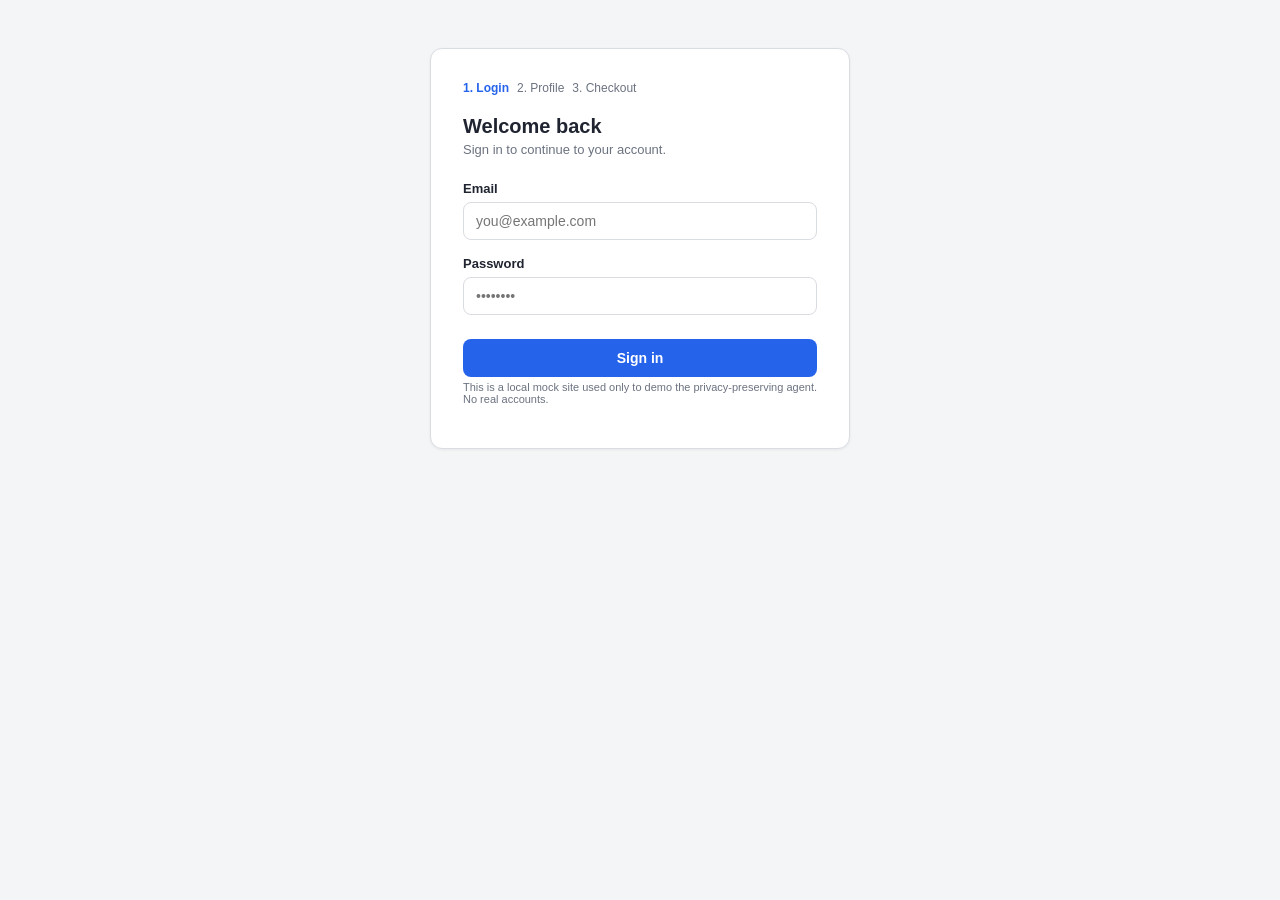
<file: demo-site/index.html>
<!doctype html>
<html lang="en">
<head>
<meta charset="utf-8" />
<title>Demo Bank — Sign in</title>
<link rel="stylesheet" href="style.css" />
</head>
<body>
<div class="card">
  <nav class="steps"><span class="active">1. Login</span><span>2. Profile</span><span>3. Checkout</span></nav>
  <h1>Welcome back</h1>
  <p class="subtitle">Sign in to continue to your account.</p>

  <form id="login-form" autocomplete="on" onsubmit="window.location.href='profile.html'; return false;">
    <label for="email">Email</label>
    <input id="email" name="email" type="email" autocomplete="email" placeholder="you@example.com" required />

    <label for="password">Password</label>
    <input id="password" name="password" type="password" autocomplete="current-password" placeholder="••••••••" required />

    <button class="primary" type="submit" id="login-submit">Sign in</button>
  </form>
  <p class="hint">This is a local mock site used only to demo the privacy-preserving agent. No real accounts.</p>
</div>
</body>
</html>
</file>
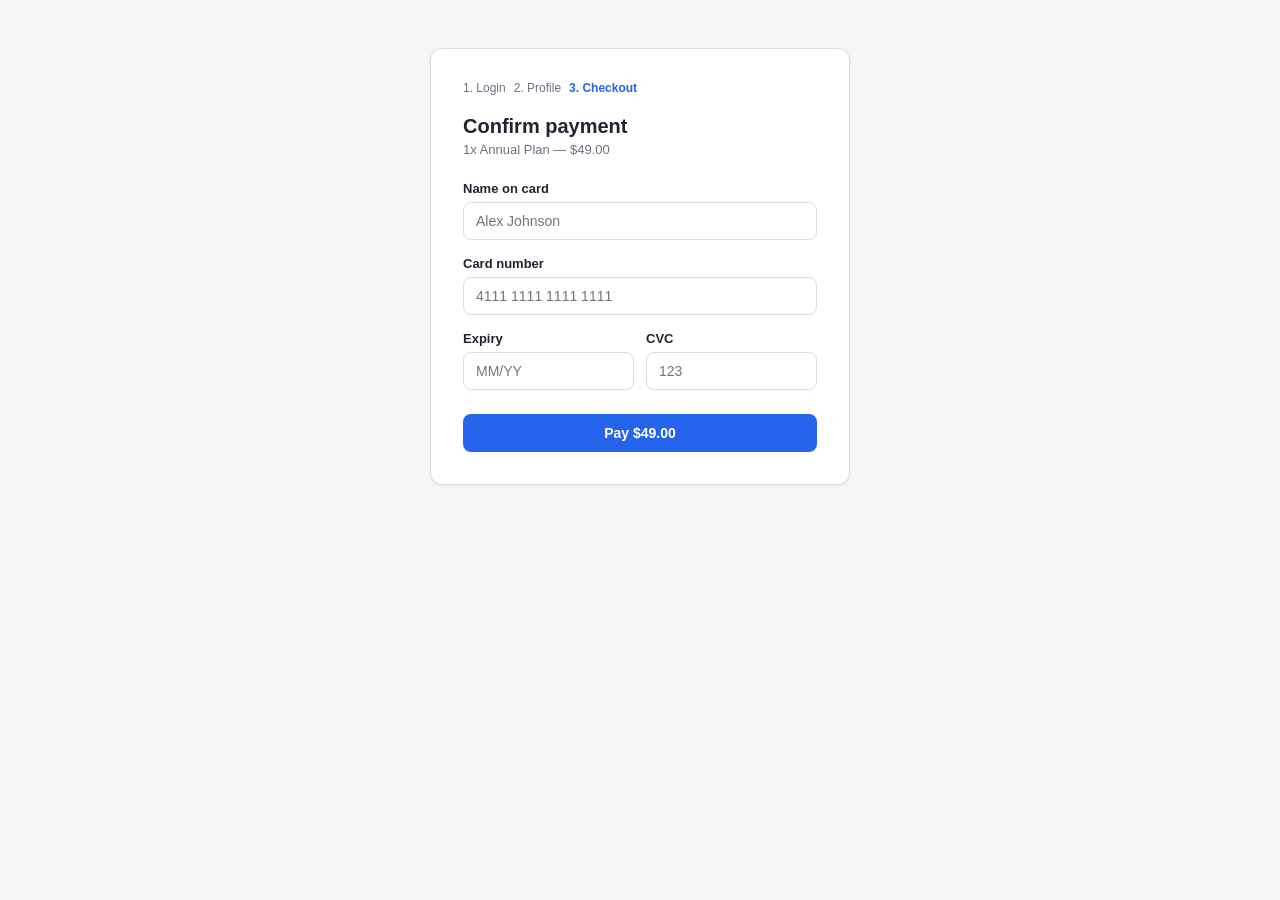
<file: demo-site/checkout.html>
<!doctype html>
<html lang="en">
<head>
<meta charset="utf-8" />
<title>Demo Bank — Checkout</title>
<link rel="stylesheet" href="style.css" />
</head>
<body>
<div class="card">
  <nav class="steps"><span>1. Login</span><span>2. Profile</span><span class="active">3. Checkout</span></nav>
  <h1>Confirm payment</h1>
  <p class="subtitle">1x Annual Plan — $49.00</p>

  <form id="checkout-form" onsubmit="document.getElementById('checkout-form').style.display='none'; document.getElementById('checkout-success').style.display='block'; return false;">
    <label for="cardname">Name on card</label>
    <input id="cardname" name="cardname" type="text" autocomplete="cc-name" placeholder="Alex Johnson" required />

    <label for="cardnumber">Card number</label>
    <input id="cardnumber" name="cardnumber" type="text" autocomplete="cc-number" placeholder="4111 1111 1111 1111" required />

    <div class="field-row">
      <div>
        <label for="expiry">Expiry</label>
        <input id="expiry" name="expiry" type="text" autocomplete="cc-exp" placeholder="MM/YY" required />
      </div>
      <div>
        <label for="cvc">CVC</label>
        <input id="cvc" name="cvc" type="text" autocomplete="cc-csc" placeholder="123" required />
      </div>
    </div>

    <button class="primary" type="submit" id="pay-submit">Pay $49.00</button>
  </form>

  <div id="checkout-success" class="success" style="display:none">
    <div class="checkmark">✅</div>
    <h1>Payment complete</h1>
    <p class="subtitle">Task finished — the agent completed login → profile → checkout.</p>
  </div>
</div>
</body>
</html>
</file>
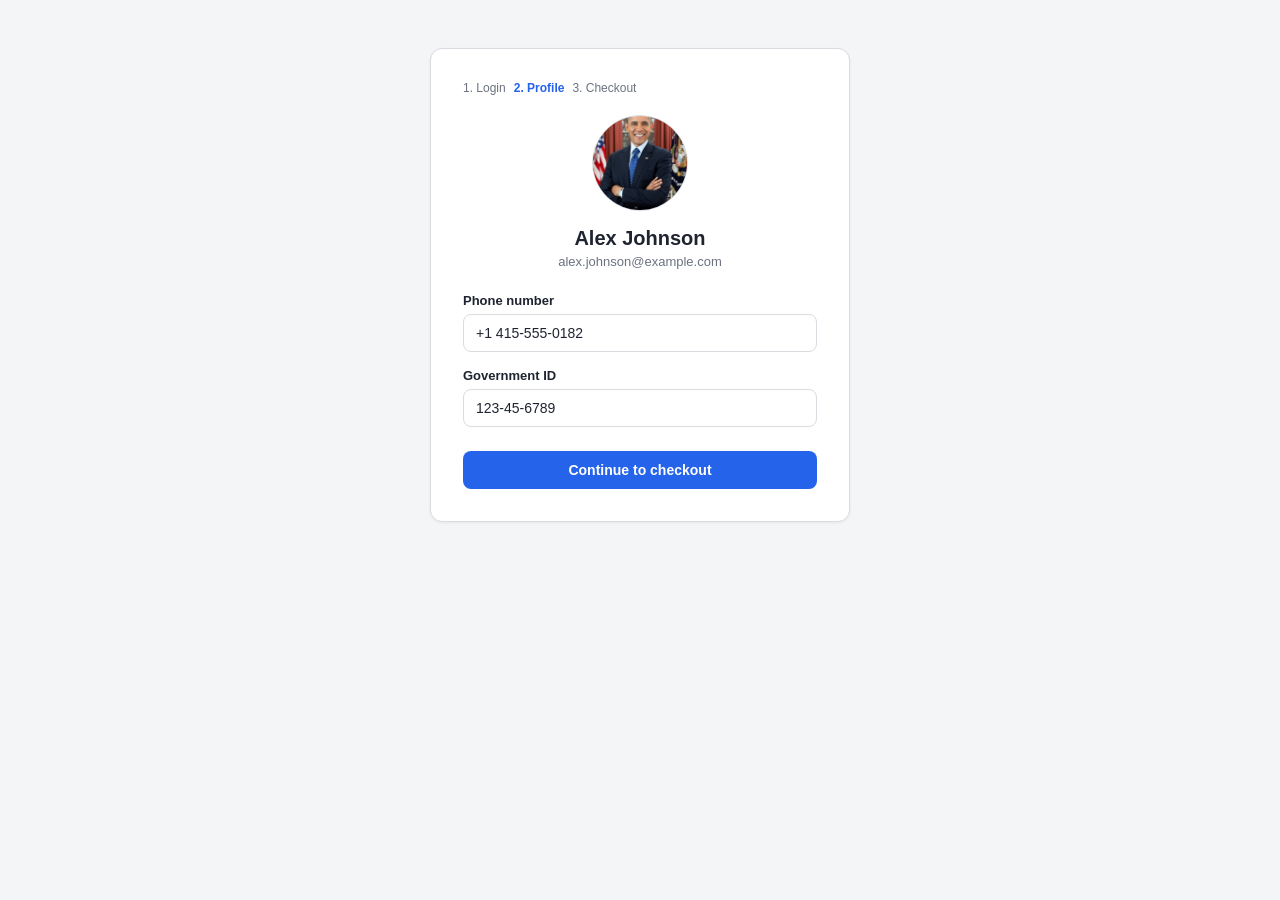
<file: demo-site/profile.html>
<!doctype html>
<html lang="en">
<head>
<meta charset="utf-8" />
<title>Demo Bank — Profile</title>
<link rel="stylesheet" href="style.css" />
</head>
<body>
<div class="card">
  <nav class="steps"><span>1. Login</span><span class="active">2. Profile</span><span>3. Checkout</span></nav>
  <img class="profile-photo" src="assets/profile-photo.jpg" alt="Profile photo" />
  <h1 style="text-align:center">Alex Johnson</h1>
  <p class="subtitle" style="text-align:center">alex.johnson@example.com</p>

  <label for="phone">Phone number</label>
  <input id="phone" name="phone" type="tel" autocomplete="tel" value="+1 415-555-0182" readonly />

  <label for="ssn">Government ID</label>
  <input id="ssn" name="ssn" type="text" autocomplete="off" value="123-45-6789" readonly />

  <a href="checkout.html" id="continue-link" style="text-decoration:none">
    <button class="primary" type="button">Continue to checkout</button>
  </a>
</div>
</body>
</html>
</file>
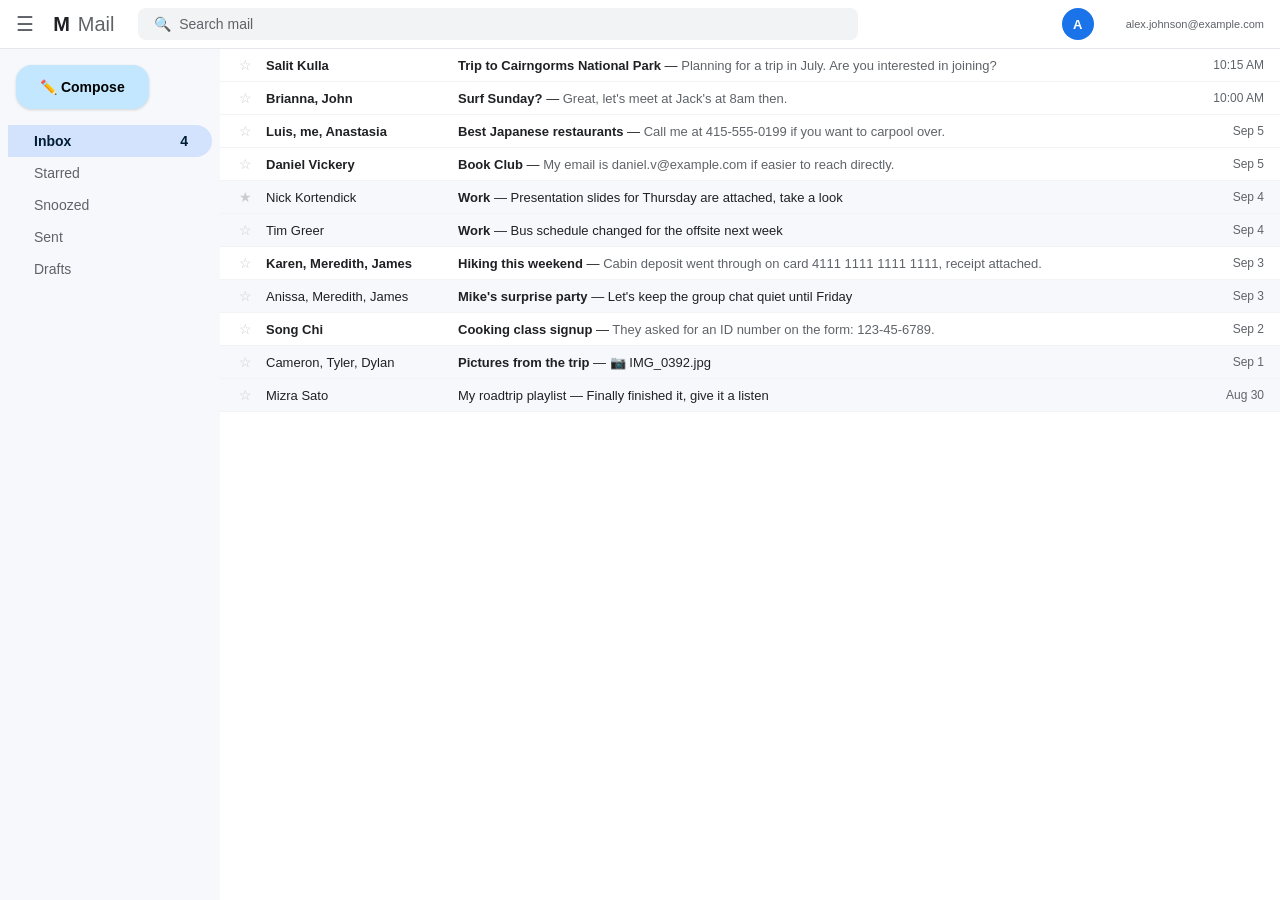
<file: demo-site/webmail.html>
<!doctype html>
<html lang="en">
<head>
<meta charset="utf-8" />
<title>M Mail</title>
<link rel="stylesheet" href="webmail.css" />
</head>
<body>

<div class="topbar">
  <div class="brand">☰ &nbsp;<b>M</b> Mail</div>
  <div class="searchbar">🔍 &nbsp;Search mail</div>
  <div class="avatar">A</div>
  <span class="account-hint">alex.johnson@example.com</span>
</div>

<div class="layout">
  <div class="sidebar">
    <button class="compose-btn" id="compose-open" onclick="openCompose()">✏️ Compose</button>
    <div class="folder active">Inbox <span class="count">4</span></div>
    <div class="folder">Starred</div>
    <div class="folder">Snoozed</div>
    <div class="folder">Sent</div>
    <div class="folder">Drafts</div>
  </div>

  <div class="inbox" id="inbox">
    <div class="row" onclick="openEmail(this)">
      <span class="star">☆</span>
      <span class="sender">Salit Kulla</span>
      <span class="subject-line"><b>Trip to Cairngorms National Park</b> — <span class="snippet">Planning for a trip in July. Are you interested in joining?</span></span>
      <span class="time">10:15 AM</span>
    </div>
    <div class="row" onclick="openEmail(this)">
      <span class="star">☆</span>
      <span class="sender">Brianna, John</span>
      <span class="subject-line"><b>Surf Sunday?</b> — <span class="snippet">Great, let's meet at Jack's at 8am then.</span></span>
      <span class="time">10:00 AM</span>
    </div>
    <div class="row" onclick="openEmail(this)">
      <span class="star">☆</span>
      <span class="sender">Luis, me, Anastasia</span>
      <span class="subject-line"><b>Best Japanese restaurants</b> — <span class="snippet">Call me at 415-555-0199 if you want to carpool over.</span></span>
      <span class="time">Sep 5</span>
    </div>
    <div class="row" onclick="openEmail(this)">
      <span class="star">☆</span>
      <span class="sender">Daniel Vickery</span>
      <span class="subject-line"><b>Book Club</b> — <span class="snippet">My email is daniel.v@example.com if easier to reach directly.</span></span>
      <span class="time">Sep 5</span>
    </div>
    <div class="row read" onclick="openEmail(this)">
      <span class="star">★</span>
      <span class="sender">Nick Kortendick</span>
      <span class="subject-line"><b>Work</b> — Presentation slides for Thursday are attached, take a look</span>
      <span class="time">Sep 4</span>
    </div>
    <div class="row read" onclick="openEmail(this)">
      <span class="star">☆</span>
      <span class="sender">Tim Greer</span>
      <span class="subject-line"><b>Work</b> — Bus schedule changed for the offsite next week</span>
      <span class="time">Sep 4</span>
    </div>
    <div class="row" onclick="openEmail(this)">
      <span class="star">☆</span>
      <span class="sender">Karen, Meredith, James</span>
      <span class="subject-line"><b>Hiking this weekend</b> — <span class="snippet">Cabin deposit went through on card 4111 1111 1111 1111, receipt attached.</span></span>
      <span class="time">Sep 3</span>
    </div>
    <div class="row read" onclick="openEmail(this)">
      <span class="star">☆</span>
      <span class="sender">Anissa, Meredith, James</span>
      <span class="subject-line"><b>Mike's surprise party</b> — Let's keep the group chat quiet until Friday</span>
      <span class="time">Sep 3</span>
    </div>
    <div class="row" onclick="openEmail(this)">
      <span class="star">☆</span>
      <span class="sender">Song Chi</span>
      <span class="subject-line"><b>Cooking class signup</b> — <span class="snippet">They asked for an ID number on the form: 123-45-6789.</span></span>
      <span class="time">Sep 2</span>
    </div>
    <div class="row read" onclick="openEmail(this)">
      <span class="star">☆</span>
      <span class="sender">Cameron, Tyler, Dylan</span>
      <span class="subject-line"><b>Pictures from the trip</b> — 📷 IMG_0392.jpg</span>
      <span class="time">Sep 1</span>
    </div>
    <div class="row read" onclick="openEmail(this)">
      <span class="star">☆</span>
      <span class="sender">Mizra Sato</span>
      <span class="subject-line">My roadtrip playlist — Finally finished it, give it a listen</span>
      <span class="time">Aug 30</span>
    </div>
  </div>
</div>

<div class="compose-panel" id="compose-panel">
  <div class="compose-header">
    <span id="compose-title">New Message</span>
    <button onclick="closeCompose()" aria-label="Close">✕</button>
  </div>
  <div class="compose-field">
    <input id="compose-to" type="email" placeholder="Recipients" autocomplete="off" />
  </div>
  <div class="compose-field">
    <input id="compose-subject" type="text" placeholder="Subject" autocomplete="off" />
  </div>
  <textarea class="compose-body" id="compose-body" placeholder="Compose email"></textarea>
  <div class="compose-footer">
    <button class="send-btn" id="compose-send" onclick="sendEmail()">Send</button>
  </div>
</div>

<div class="sent-toast" id="sent-toast">Message sent.</div>

<script>
function openCompose() {
  document.getElementById("compose-panel").classList.add("open");
  document.getElementById("compose-to").focus();
}
function closeCompose() {
  document.getElementById("compose-panel").classList.remove("open");
}
function openEmail(el) {
  el.classList.add("read");
}
function sendEmail() {
  document.getElementById("compose-to").value = "";
  document.getElementById("compose-subject").value = "";
  document.getElementById("compose-body").value = "";
  closeCompose();
  const toast = document.getElementById("sent-toast");
  toast.classList.add("show");
  setTimeout(() => toast.classList.remove("show"), 2500);
}
</script>
</body>
</html>
</file>
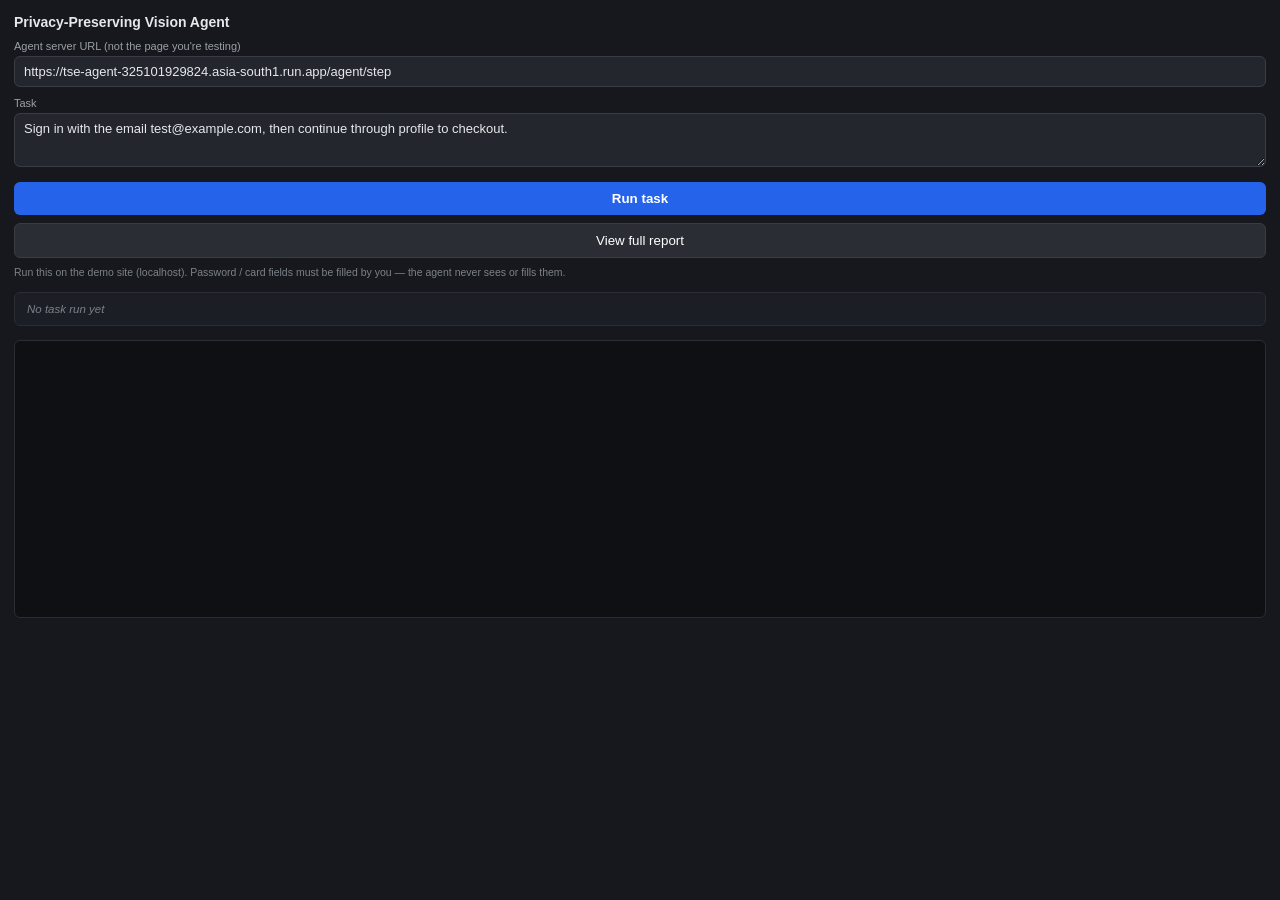
<file: extension/popup.html>
<!doctype html>
<html>
<head>
<meta charset="utf-8" />
<title>Privacy Agent</title>
<style>
  body {
    font-family: -apple-system, "Segoe UI", Roboto, Helvetica, Arial, sans-serif;
    margin: 0;
    padding: 14px;
    background: #16181d;
    color: #e6e8eb;
    font-size: 13px;
  }
  h1 { font-size: 14px; margin: 0 0 10px; }
  label { display: block; font-size: 11px; color: #9aa0a8; margin: 10px 0 4px; }
  input, textarea {
    width: 100%;
    box-sizing: border-box;
    background: #23262d;
    border: 1px solid #383c44;
    color: #e6e8eb;
    border-radius: 6px;
    padding: 7px 9px;
    font-size: 13px;
    font-family: inherit;
  }
  textarea { resize: vertical; min-height: 54px; }
  button {
    width: 100%;
    margin-top: 12px;
    padding: 9px;
    background: #2563eb;
    color: #fff;
    border: none;
    border-radius: 6px;
    font-weight: 600;
    cursor: pointer;
  }
  button:hover { background: #1d4ed8; }
  button.secondary { margin-top: 8px; background: #2a2d33; border: 1px solid #383c44; font-weight: 500; }
  button.secondary:hover { background: #343841; }
  #log {
    margin-top: 14px;
    background: #0e1013;
    border: 1px solid #2a2d33;
    border-radius: 6px;
    padding: 8px;
    height: 260px;
    overflow-y: auto;
    font-family: ui-monospace, SFMono-Regular, Menlo, monospace;
    font-size: 11.5px;
    line-height: 1.5;
    white-space: pre-wrap;
  }
  .line { border-bottom: 1px solid #1c1f24; padding: 3px 0; }
  .hint { color: #7c828a; font-size: 10.5px; margin-top: 8px; }
  #summary {
    margin-top: 14px;
    background: #1b1e24;
    border: 1px solid #2a2d33;
    border-radius: 6px;
    padding: 10px 6px;
    display: flex;
  }
  #summary.empty {
    color: #7c828a;
    font-size: 11.5px;
    font-style: italic;
    padding: 10px 12px;
  }
  .summary-stat {
    flex: 1;
    text-align: center;
    padding: 0 4px;
    border-right: 1px solid #2a2d33;
  }
  .summary-stat:last-child { border-right: none; }
  .summary-stat .value { font-size: 16px; font-weight: 700; color: #e6e8eb; }
  .summary-stat .label {
    font-size: 9.5px;
    color: #9aa0a8;
    margin-top: 2px;
    text-transform: uppercase;
    letter-spacing: 0.03em;
  }
</style>
</head>
<body>
  <h1>Privacy-Preserving Vision Agent</h1>

  <label for="server-url">Agent server URL (not the page you're testing)</label>
  <input id="server-url" type="text" value="https://tse-agent-325101929824.asia-south1.run.app/agent/step" placeholder="http://127.0.0.1:8787/agent/step" />

  <label for="task">Task</label>
  <textarea id="task" placeholder="e.g. Sign in, then continue to profile and checkout.">Sign in with the email test@example.com, then continue through profile to checkout.</textarea>

  <button id="run">Run task</button>
  <button id="report" class="secondary">View full report</button>
  <p class="hint">Run this on the demo site (localhost). Password / card fields must be filled by you — the agent never sees or fills them.</p>

  <div id="summary" class="empty">No task run yet</div>

  <div id="log"></div>

  <script src="popup.js"></script>
</body>
</html>
</file>
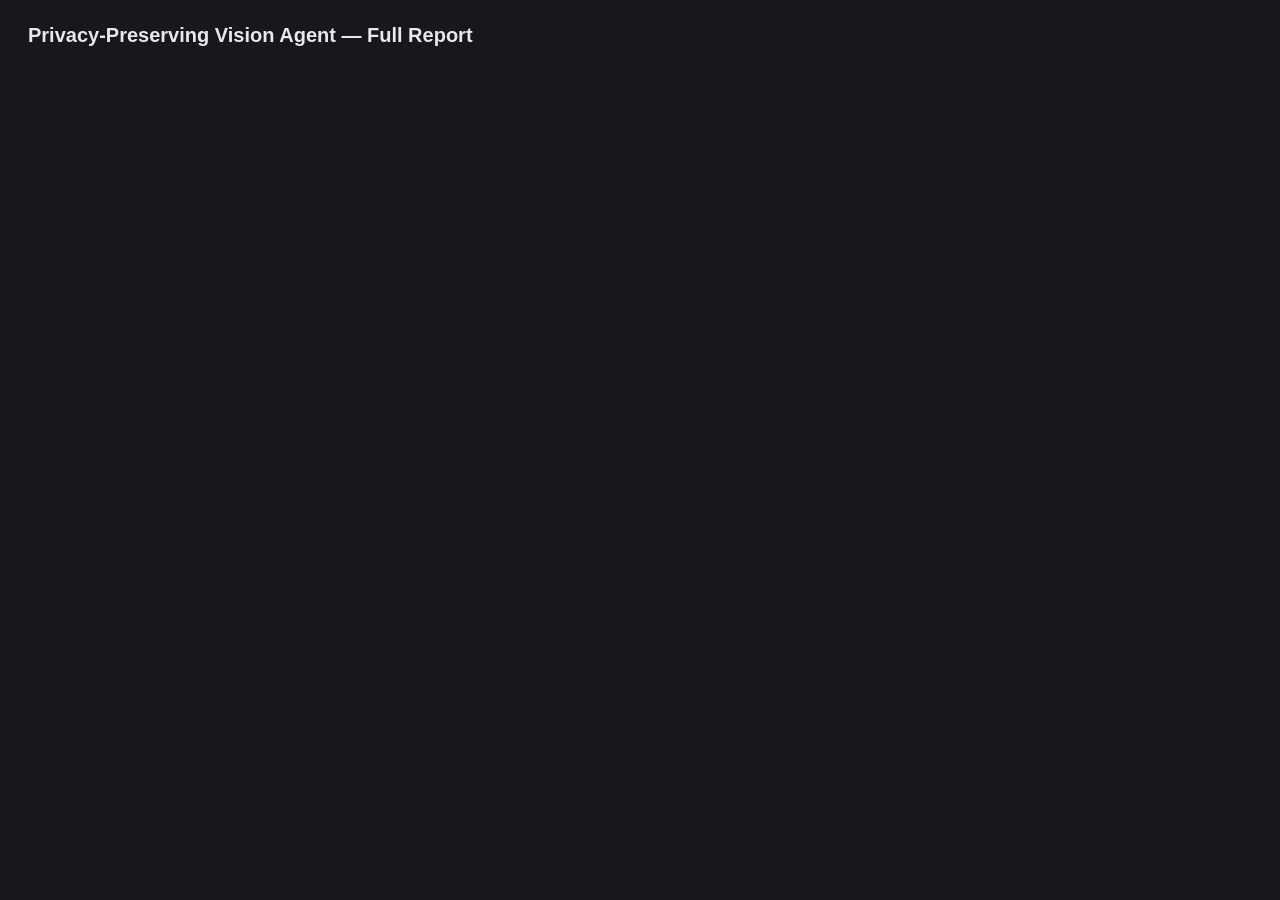
<file: extension/report.html>
<!doctype html>
<html lang="en">
<head>
<meta charset="utf-8" />
<meta name="viewport" content="width=device-width, initial-scale=1" />
<title>Privacy Report</title>
<style>
  :root {
    --bg: #16181d;
    --panel: #1b1e24;
    --border: #2a2d33;
    --text: #e6e8eb;
    --muted: #9aa0a8;
    --pii: #ef4444;
    --safe: #22c55e;
    --img: #9ca3af;
    --face: #f59e0b;
  }
  * { box-sizing: border-box; }
  [hidden] { display: none !important; }
  body {
    margin: 0;
    padding: 24px 28px 48px;
    background: var(--bg);
    color: var(--text);
    font-family: -apple-system, "Segoe UI", Roboto, Helvetica, Arial, sans-serif;
    font-size: 14px;
  }
  h1 { font-size: 20px; margin: 0 0 4px; }
  h2 { font-size: 13px; margin: 0 0 10px; display: flex; align-items: center; gap: 8px; flex-wrap: wrap; }
  .muted { color: var(--muted); }
  .meta { font-size: 12px; margin: 2px 0; word-break: break-all; }
  .tag {
    font-size: 10.5px;
    font-weight: 500;
    color: var(--muted);
    border: 1px solid var(--border);
    border-radius: 999px;
    padding: 1px 8px;
  }
  .gate {
    margin: 18px 0 14px;
    padding: 12px 16px;
    border-radius: 8px;
    font-weight: 600;
    font-size: 13px;
    border: 1px solid;
  }
  .gate.pass { background: #0f2a1a; border-color: #1f6a3a; color: #7ee2a0; }
  .gate.fail { background: #2e1214; border-color: #7a2328; color: #ff9aa0; }
  .steps { display: flex; gap: 8px; flex-wrap: wrap; align-items: center; margin: 16px 0 0; }
  .stepbtn.active { background: #2563eb; border-color: #2563eb; color: #fff; }
  .badge {
    display: inline-block;
    margin-left: 6px;
    min-width: 18px;
    padding: 0 5px;
    border-radius: 999px;
    background: var(--pii);
    color: #fff;
    font-size: 11px;
    font-weight: 700;
    text-align: center;
  }
  .stats { display: grid; grid-template-columns: repeat(auto-fit, minmax(150px, 1fr)); gap: 10px; margin-bottom: 14px; }
  .stat { background: var(--panel); border: 1px solid var(--border); border-radius: 8px; padding: 12px 14px; }
  .stat .label { font-size: 10.5px; color: var(--muted); text-transform: uppercase; letter-spacing: 0.04em; }
  .stat .value { font-size: 22px; font-weight: 700; margin-top: 4px; }
  .grid { display: grid; grid-template-columns: repeat(auto-fit, minmax(420px, 1fr)); gap: 14px; }
  .panel { background: var(--panel); border: 1px solid var(--border); border-radius: 8px; padding: 14px; min-width: 0; }
  .imgwrap { background: #0e1013; border: 1px solid var(--border); border-radius: 6px; overflow: auto; max-height: 560px; }
  .imgwrap img, .imgwrap canvas { display: block; width: 100%; height: auto; }
  .note { color: var(--muted); font-size: 12px; padding: 18px; }
  pre {
    margin: 0;
    background: #0e1013;
    border: 1px solid var(--border);
    border-radius: 6px;
    padding: 10px;
    max-height: 560px;
    overflow: auto;
    font-family: ui-monospace, SFMono-Regular, Menlo, monospace;
    font-size: 11.5px;
    line-height: 1.5;
    white-space: pre-wrap;
    word-break: break-word;
  }
  button {
    background: #2a2d33;
    color: var(--text);
    border: 1px solid #383c44;
    border-radius: 6px;
    padding: 4px 10px;
    font-size: 12px;
    cursor: pointer;
  }
  button:hover { background: #343841; }
  .legend { display: flex; gap: 14px; flex-wrap: wrap; margin-top: 10px; font-size: 11.5px; color: var(--muted); }
  .legend i { display: inline-block; width: 10px; height: 10px; border-radius: 2px; margin-right: 5px; vertical-align: -1px; }
  ul { margin: 0; padding-left: 18px; }
  li { margin: 3px 0; }
  .explain { font-size: 12px; color: var(--muted); margin: 0 0 10px; }
  footer { margin-top: 18px; display: flex; gap: 10px; align-items: center; }
  #empty { padding: 40px 0; color: var(--muted); }
</style>
</head>
<body>
  <h1>Privacy-Preserving Vision Agent — Full Report</h1>
  <div class="meta muted" id="source"></div>
  <div class="meta muted" id="meta"></div>

  <div id="empty" hidden>
    No report yet. In the side panel, run a task, then come back here.
  </div>

  <main id="content" hidden>
    <div id="steps" class="steps"></div>
    <div id="gate" class="gate"></div>
    <section class="stats" id="stats"></section>

    <section class="grid">
      <div class="panel">
        <h2>Original page <span class="tag">stays on your device — never sent</span></h2>
        <div class="imgwrap">
          <img id="before" alt="Screenshot of the page before redaction" hidden />
          <div id="beforeNote" class="note" hidden>No screenshot available for this report (capture failed or was too large to keep).</div>
        </div>
      </div>

      <div class="panel">
        <h2>After redaction <span class="tag">what was masked</span></h2>
        <div class="imgwrap">
          <canvas id="after"></canvas>
          <div id="afterNote" class="note" hidden>Needs the screenshot, which is not available for this report.</div>
        </div>
        <p class="explain" style="margin-top:10px">
          A visualization. The screenshot itself is never sent; only the JSON on the right is. Sensitive text that
          sits in the page (not in a button or field) is masked here too, but it is never read into that JSON at all.
        </p>
      </div>

      <div class="panel">
        <h2>Detected elements</h2>
        <div class="imgwrap"><canvas id="overlay"></canvas></div>
        <div class="legend">
          <span><i style="background:var(--pii)"></i>Sensitive field — value never read</span>
          <span><i style="background:transparent;border:1px dashed var(--pii)"></i>Sensitive page text — never read or sent</span>
          <span><i style="background:var(--img)"></i>Image — placeholder only</span>
          <span><i style="background:var(--safe)"></i>Safe — sent as structure</span>
          <span><i style="background:var(--face)"></i>Face</span>
        </div>
      </div>

      <div class="panel">
        <h2>Sanitized context (JSON) <button id="copy">Copy</button></h2>
        <p class="explain">The exact request body: task, page structure and history. No pixels, no raw values.</p>
        <pre id="json"></pre>
      </div>
    </section>

    <section class="panel" style="margin-top:14px">
      <h2>Detection summary <span class="tag">categories and counts only — no values</span></h2>
      <ul id="summary"></ul>
    </section>

    <footer>
      <button id="clear">Clear report</button>
      <span class="muted" style="font-size:12px">
        Nothing here is saved anywhere. It is held only in the open side panel's memory and disappears when the side panel is closed.
      </span>
    </footer>
  </main>

  <script src="report.js"></script>
</body>
</html>
</file>
<file: demo-site/style.css>
:root {
  color-scheme: light;
  --bg: #f4f5f7;
  --card: #ffffff;
  --border: #d9dce1;
  --text: #1f2430;
  --muted: #6b7280;
  --accent: #2563eb;
  --accent-hover: #1d4ed8;
}

* { box-sizing: border-box; }

body {
  margin: 0;
  font-family: -apple-system, "Segoe UI", Roboto, Helvetica, Arial, sans-serif;
  background: var(--bg);
  color: var(--text);
  display: flex;
  justify-content: center;
  padding: 48px 16px;
}

.card {
  background: var(--card);
  border: 1px solid var(--border);
  border-radius: 12px;
  padding: 32px;
  width: 100%;
  max-width: 420px;
  box-shadow: 0 1px 3px rgba(0, 0, 0, 0.06);
}

h1 { font-size: 20px; margin: 0 0 4px; }
.subtitle { color: var(--muted); font-size: 13px; margin: 0 0 24px; }

label { display: block; font-size: 13px; font-weight: 600; margin: 16px 0 6px; }

input, select {
  width: 100%;
  padding: 10px 12px;
  border: 1px solid var(--border);
  border-radius: 8px;
  font-size: 14px;
  background: #fff;
  color: var(--text);
}

input:focus, select:focus { outline: 2px solid var(--accent); outline-offset: 1px; }

button.primary {
  width: 100%;
  margin-top: 24px;
  padding: 11px;
  background: var(--accent);
  color: #fff;
  border: none;
  border-radius: 8px;
  font-size: 14px;
  font-weight: 600;
  cursor: pointer;
}

button.primary:hover { background: var(--accent-hover); }

nav.steps {
  display: flex;
  gap: 8px;
  font-size: 12px;
  color: var(--muted);
  margin-bottom: 20px;
}

nav.steps .active { color: var(--accent); font-weight: 700; }

.profile-photo {
  width: 96px;
  height: 96px;
  border-radius: 50%;
  object-fit: cover;
  display: block;
  margin: 0 auto 16px;
  border: 1px solid var(--border);
}

.field-row { display: flex; gap: 12px; }
.field-row > div { flex: 1; }

.hint { font-size: 11px; color: var(--muted); margin-top: 4px; }

.success {
  text-align: center;
  padding: 24px 0;
}

.success .checkmark {
  font-size: 40px;
  margin-bottom: 8px;
}
</file>
<file: demo-site/webmail.css>
:root {
  color-scheme: light;
  --bg: #f6f8fc;
  --border: #e3e6ea;
  --text: #202124;
  --muted: #5f6368;
  --accent: #c5221f;
  --accent-hover: #a11b18;
  --blue: #1a73e8;
  --hover: #f1f3f4;
}

* { box-sizing: border-box; }

body {
  margin: 0;
  font-family: -apple-system, "Segoe UI", Roboto, Helvetica, Arial, sans-serif;
  background: var(--bg);
  color: var(--text);
  font-size: 14px;
  height: 100vh;
  overflow: hidden;
}

.topbar {
  display: flex;
  align-items: center;
  gap: 24px;
  padding: 8px 16px;
  background: #fff;
  border-bottom: 1px solid var(--border);
}

.brand { display: flex; align-items: center; gap: 8px; font-size: 20px; color: var(--muted); }
.brand b { color: var(--text); font-weight: 600; }

.searchbar {
  flex: 1;
  max-width: 720px;
  background: var(--hover);
  border-radius: 8px;
  padding: 8px 16px;
  color: var(--muted);
}

.avatar {
  width: 32px;
  height: 32px;
  border-radius: 50%;
  background: var(--blue);
  color: #fff;
  display: flex;
  align-items: center;
  justify-content: center;
  font-weight: 600;
  font-size: 13px;
  margin-left: auto;
}

.account-hint { font-size: 11px; color: var(--muted); margin-left: 8px; }

.layout { display: flex; height: calc(100vh - 49px); }

.sidebar {
  width: 220px;
  padding: 16px 8px;
  flex-shrink: 0;
}

.compose-btn {
  background: #c2e7ff;
  border: none;
  border-radius: 16px;
  padding: 14px 24px;
  font-weight: 600;
  font-size: 14px;
  cursor: pointer;
  margin: 0 8px 16px;
  box-shadow: 0 1px 3px rgba(0,0,0,0.15);
}
.compose-btn:hover { box-shadow: 0 2px 6px rgba(0,0,0,0.25); }

.folder {
  padding: 8px 24px 8px 26px;
  border-radius: 0 16px 16px 0;
  cursor: pointer;
  color: var(--muted);
}
.folder.active { background: #d3e3fd; color: #001d35; font-weight: 600; }
.folder .count { float: right; }

.inbox { flex: 1; background: #fff; overflow-y: auto; }

.row {
  display: flex;
  align-items: center;
  gap: 12px;
  padding: 8px 16px;
  border-bottom: 1px solid #f1f3f4;
  cursor: pointer;
}
.row:hover { box-shadow: inset 1px 0 0 var(--border), inset -1px 0 0 var(--border), 0 1px 2px 0 rgba(0,0,0,.15); z-index: 1; position: relative; }
.row.read { background: #f6f8fc; }
.row.read .sender, .row.read .subject { font-weight: 400; }

.star { color: #ccc; width: 18px; text-align: center; }
.sender { width: 180px; flex-shrink: 0; font-weight: 600; font-size: 13px; white-space: nowrap; overflow: hidden; text-overflow: ellipsis; }
.subject-line { flex: 1; overflow: hidden; white-space: nowrap; text-overflow: ellipsis; font-size: 13px; }
.subject-line b { font-weight: 600; }
.snippet { color: var(--muted); font-weight: 400; }
.time { width: 70px; text-align: right; font-size: 12px; color: var(--muted); flex-shrink: 0; }

/* Compose window */
.compose-panel {
  display: none;
  flex-direction: column;
  position: fixed;
  right: 24px;
  bottom: 0;
  width: 480px;
  height: 480px;
  background: #fff;
  border-radius: 8px 8px 0 0;
  box-shadow: 0 -2px 10px rgba(0,0,0,.2), 0 -8px 30px rgba(0,0,0,.1);
  overflow: hidden;
}
.compose-panel.open { display: flex; }

.compose-header {
  background: #404040;
  color: #fff;
  padding: 10px 16px;
  font-size: 13px;
  font-weight: 600;
  display: flex;
  justify-content: space-between;
  align-items: center;
}
.compose-header button {
  background: none;
  border: none;
  color: #fff;
  cursor: pointer;
  font-size: 16px;
  opacity: 0.8;
}
.compose-header button:hover { opacity: 1; }

.compose-field {
  border-bottom: 1px solid var(--border);
  padding: 8px 16px;
}
.compose-field input {
  width: 100%;
  border: none;
  outline: none;
  font-size: 13px;
}

.compose-body {
  flex: 1;
  padding: 12px 16px;
  border: none;
  outline: none;
  resize: none;
  font-family: inherit;
  font-size: 13px;
}

.compose-footer {
  padding: 10px 16px;
  display: flex;
  align-items: center;
  gap: 12px;
}

.send-btn {
  background: var(--blue);
  color: #fff;
  border: none;
  border-radius: 18px;
  padding: 10px 24px;
  font-weight: 600;
  font-size: 13px;
  cursor: pointer;
}
.send-btn:hover { background: #1662c4; }

.sent-toast {
  display: none;
  position: fixed;
  bottom: 24px;
  left: 24px;
  background: #202124;
  color: #fff;
  padding: 14px 24px;
  border-radius: 8px;
  font-size: 13px;
}
.sent-toast.show { display: block; }
</file>
